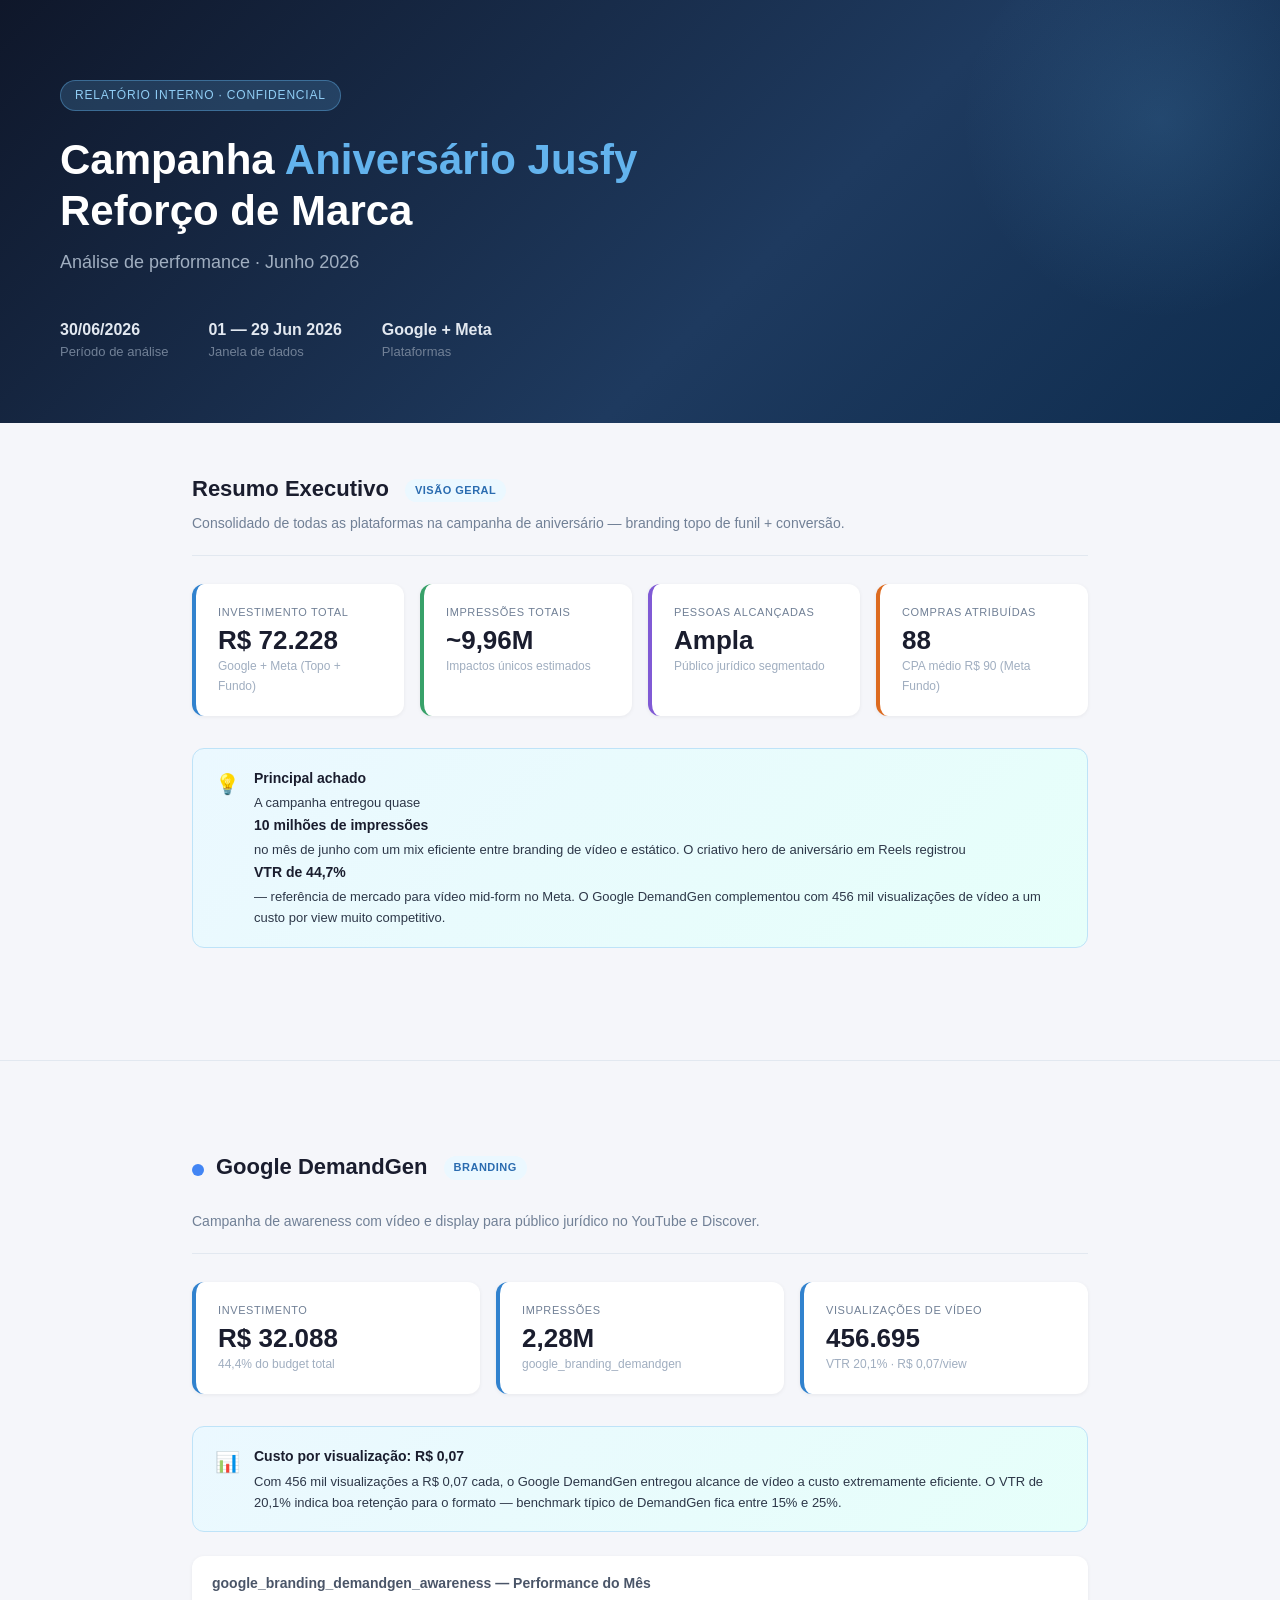
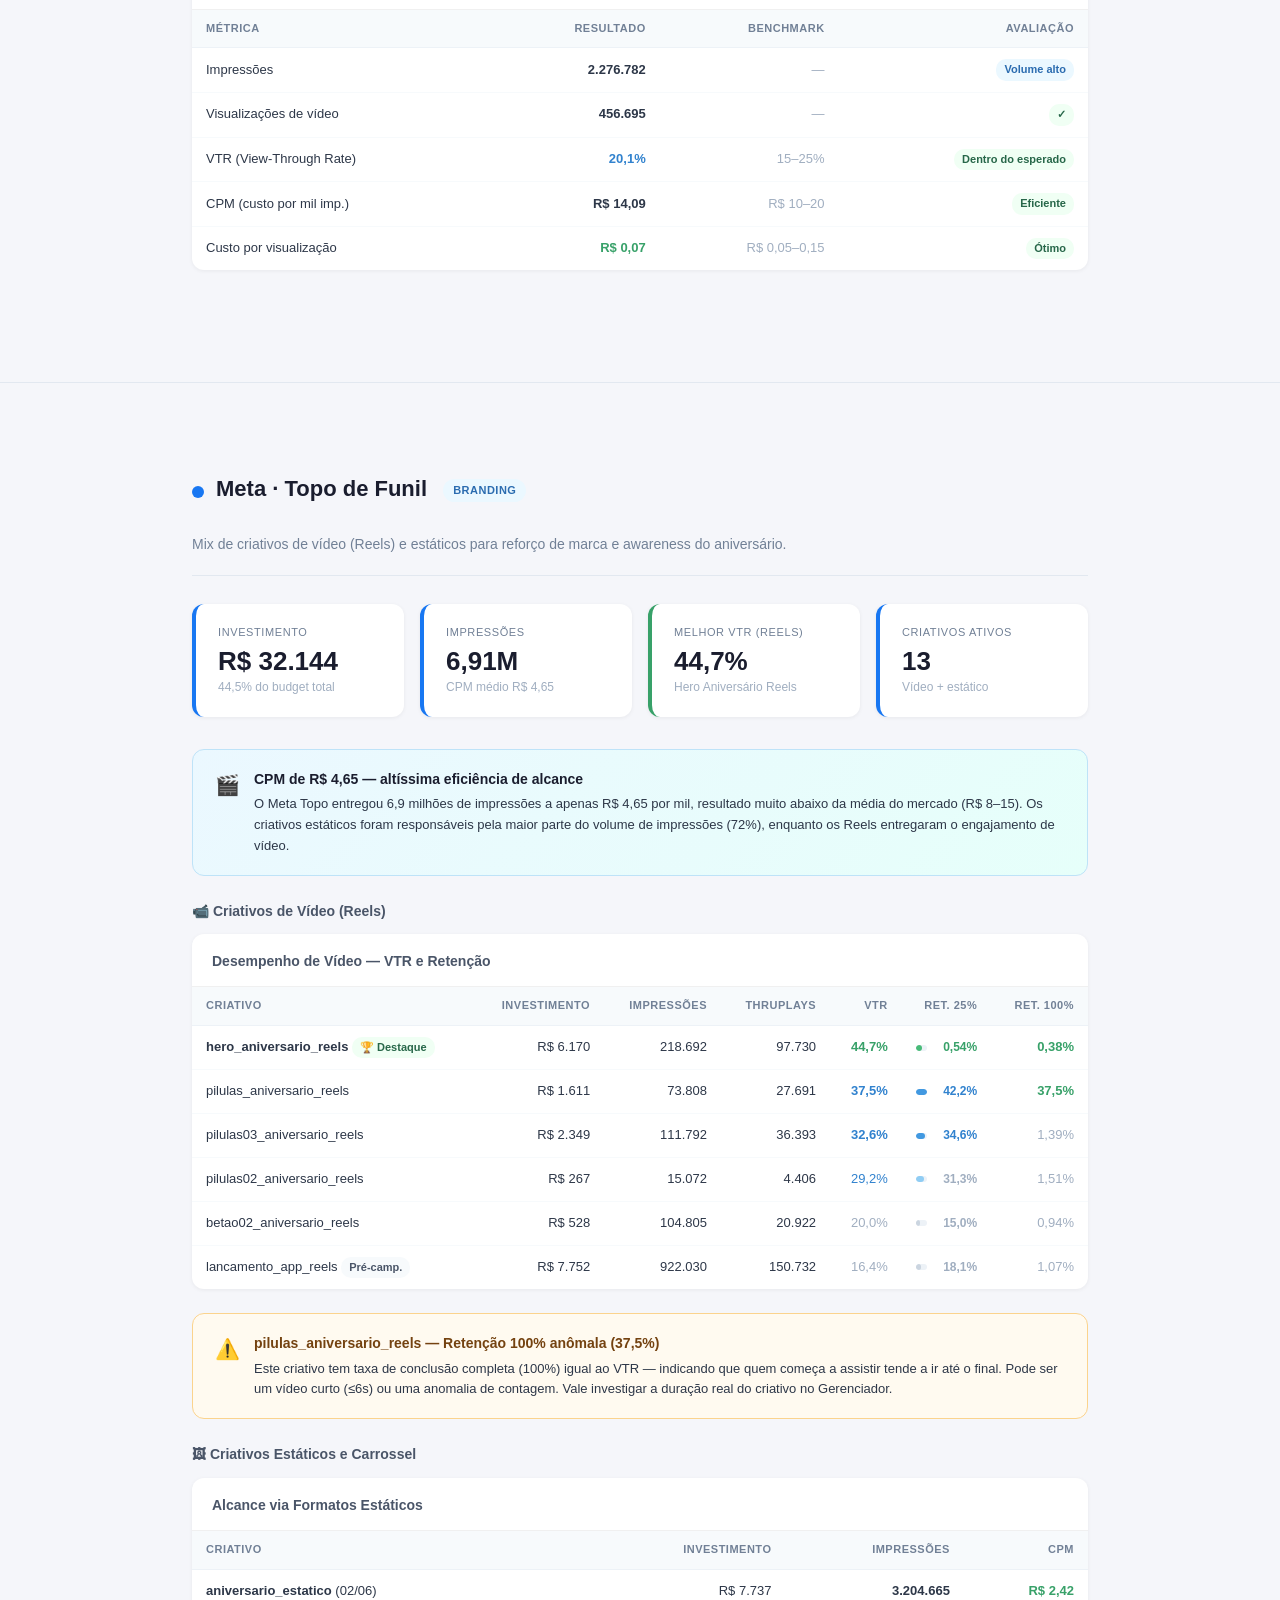
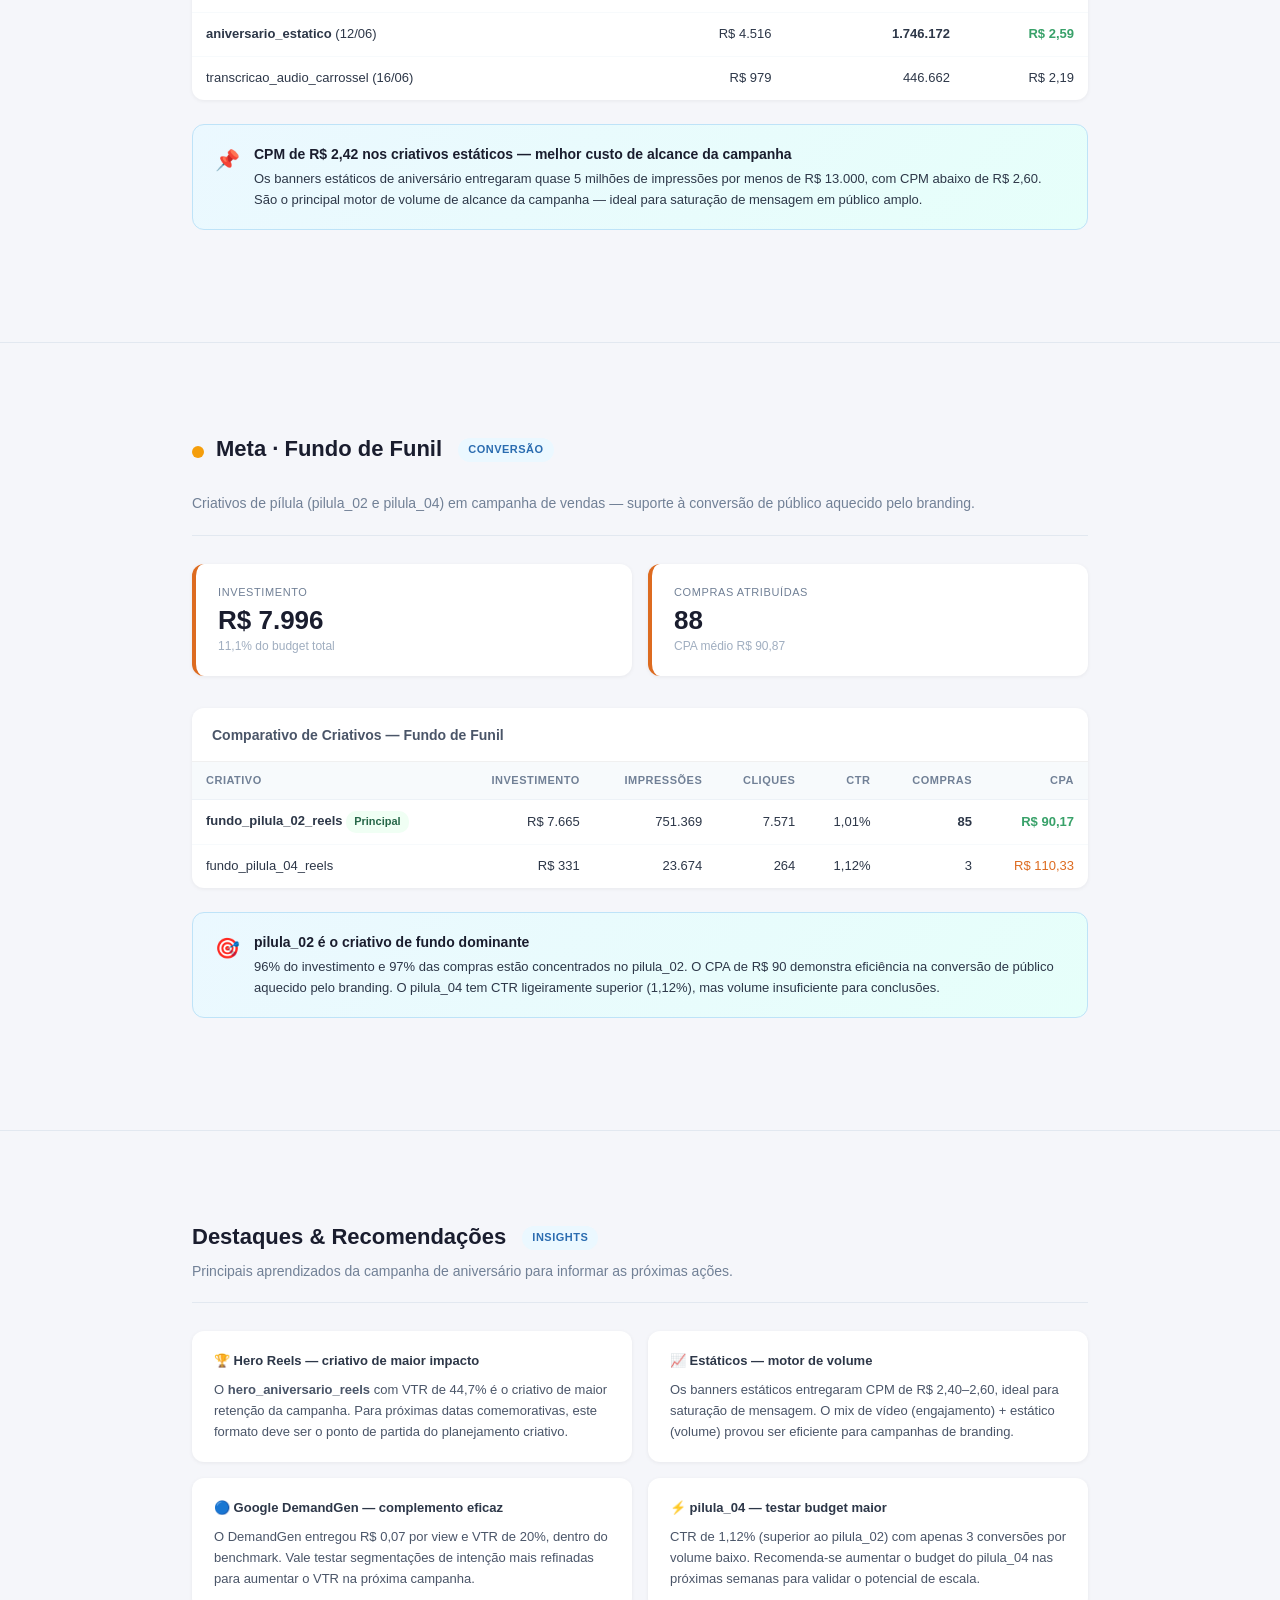
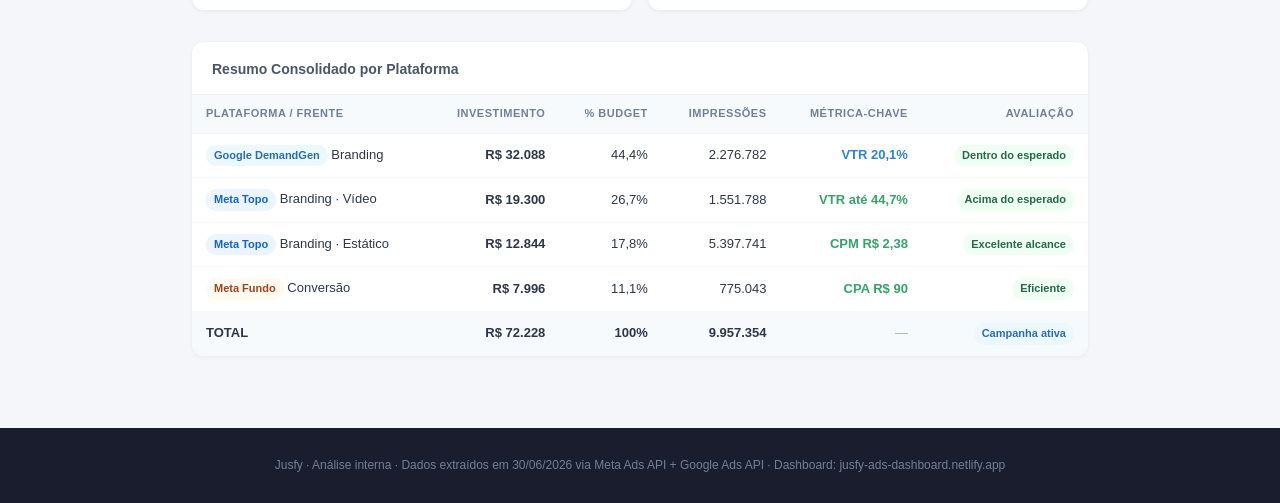
<file: analise-aniversario-junho-2026.html>
<!DOCTYPE html>
<html lang="pt-BR">
<head>
<meta charset="UTF-8">
<meta name="viewport" content="width=device-width, initial-scale=1.0">
<title>Análise — Campanha Aniversário Jusfy | Junho 2026</title>
<style>
  * { box-sizing: border-box; margin: 0; padding: 0; }
  body { font-family: 'Segoe UI', Arial, sans-serif; background: #f5f6fa; color: #1a1d2e; line-height: 1.6; }

  .cover {
    background: linear-gradient(135deg, #0f172a 0%, #1e3a5f 60%, #0f2d4f 100%);
    color: #fff; padding: 80px 60px 60px; position: relative; overflow: hidden;
  }
  .cover::before {
    content: ''; position: absolute; top: -80px; right: -80px;
    width: 400px; height: 400px; border-radius: 50%;
    background: radial-gradient(circle, rgba(99,179,237,.15) 0%, transparent 70%);
  }
  .cover-badge {
    display: inline-block; background: rgba(99,179,237,.2); border: 1px solid rgba(99,179,237,.4);
    color: #90cdf4; padding: 5px 14px; border-radius: 20px; font-size: 12px;
    letter-spacing: .8px; text-transform: uppercase; margin-bottom: 24px;
  }
  .cover h1 { font-size: 42px; font-weight: 700; line-height: 1.2; margin-bottom: 12px; }
  .cover h1 span { color: #63b3ed; }
  .cover-sub { font-size: 18px; color: #a0aec0; margin-bottom: 40px; }
  .cover-meta { display: flex; gap: 40px; font-size: 13px; color: #718096; }
  .cover-meta strong { color: #e2e8f0; display: block; font-size: 16px; }

  .section { max-width: 960px; margin: 0 auto; padding: 48px 32px; }
  .section + .section { padding-top: 0; }

  h2 { font-size: 22px; font-weight: 700; color: #1a1d2e; margin-bottom: 6px; }
  h2 .tag {
    display: inline-block; font-size: 11px; font-weight: 600; padding: 3px 10px;
    border-radius: 12px; vertical-align: middle; margin-left: 10px;
    background: #ebf8ff; color: #2b6cb0; letter-spacing: .5px; text-transform: uppercase;
  }
  .section-lead { font-size: 14px; color: #718096; margin-bottom: 28px; border-bottom: 1px solid #e2e8f0; padding-bottom: 20px; }

  /* KPI grid */
  .kpi-grid { display: grid; grid-template-columns: repeat(4, 1fr); gap: 16px; margin-bottom: 32px; }
  .kpi-grid.cols-3 { grid-template-columns: repeat(3, 1fr); }
  .kpi-grid.cols-2 { grid-template-columns: repeat(2, 1fr); }
  .kpi {
    background: #fff; border-radius: 12px; padding: 20px 22px;
    box-shadow: 0 1px 4px rgba(0,0,0,.06);
    border-left: 4px solid #e2e8f0;
  }
  .kpi.blue  { border-left-color: #3182ce; }
  .kpi.green { border-left-color: #38a169; }
  .kpi.purple{ border-left-color: #805ad5; }
  .kpi.orange{ border-left-color: #dd6b20; }
  .kpi.teal  { border-left-color: #319795; }
  .kpi-label { font-size: 11px; color: #718096; text-transform: uppercase; letter-spacing: .6px; margin-bottom: 6px; }
  .kpi-val   { font-size: 26px; font-weight: 700; color: #1a1d2e; line-height: 1; margin-bottom: 4px; }
  .kpi-desc  { font-size: 12px; color: #a0aec0; }

  /* Table */
  .card { background: #fff; border-radius: 12px; box-shadow: 0 1px 4px rgba(0,0,0,.06); margin-bottom: 24px; overflow: hidden; }
  .card-title { font-size: 14px; font-weight: 600; color: #4a5568; padding: 16px 20px 14px; border-bottom: 1px solid #f0f0f0; }
  table { width: 100%; border-collapse: collapse; font-size: 13px; }
  th { background: #f7fafc; color: #718096; font-weight: 600; font-size: 11px; text-transform: uppercase; letter-spacing: .5px; padding: 10px 14px; text-align: left; border-bottom: 1px solid #edf2f7; }
  th.r, td.r { text-align: right; }
  td { padding: 11px 14px; border-bottom: 1px solid #f7fafc; color: #2d3748; }
  tr:last-child td { border-bottom: none; }
  tr:hover td { background: #fafafa; }
  .badge {
    display: inline-block; font-size: 11px; font-weight: 600; padding: 2px 8px;
    border-radius: 10px; white-space: nowrap;
  }
  .badge-blue   { background: #ebf8ff; color: #2b6cb0; }
  .badge-green  { background: #f0fff4; color: #276749; }
  .badge-purple { background: #faf5ff; color: #553c9a; }
  .badge-orange { background: #fffaf0; color: #9c4221; }
  .badge-gray   { background: #f7fafc; color: #4a5568; }
  .badge-red    { background: #fff5f5; color: #9b2c2c; }

  .bar-wrap { display: flex; align-items: center; gap: 8px; }
  .bar-bg { flex: 1; height: 6px; background: #edf2f7; border-radius: 3px; overflow: hidden; }
  .bar-fill { height: 100%; border-radius: 3px; }
  .bar-lbl { font-size: 12px; font-weight: 600; min-width: 42px; text-align: right; }

  .c-blue   { color: #3182ce; }
  .c-green  { color: #38a169; }
  .c-orange { color: #dd6b20; }
  .c-red    { color: #e53e3e; }
  .c-purple { color: #805ad5; }
  .c-muted  { color: #a0aec0; }
  .bold { font-weight: 700; }

  /* Highlights box */
  .highlight-grid { display: grid; grid-template-columns: 1fr 1fr; gap: 16px; margin-bottom: 32px; }
  .highlight {
    background: #fff; border-radius: 12px; padding: 20px 22px;
    box-shadow: 0 1px 4px rgba(0,0,0,.06);
  }
  .highlight h3 { font-size: 13px; font-weight: 700; color: #2d3748; margin-bottom: 8px; display: flex; align-items: center; gap: 6px; }
  .highlight p  { font-size: 13px; color: #4a5568; line-height: 1.6; }

  /* Insight callout */
  .insight {
    background: linear-gradient(135deg, #ebf8ff, #e6fffa);
    border: 1px solid #bee3f8; border-radius: 12px; padding: 18px 22px;
    margin-bottom: 24px; display: flex; gap: 14px; align-items: flex-start;
  }
  .insight-icon { font-size: 20px; margin-top: 1px; }
  .insight-body { font-size: 13px; color: #2d3748; }
  .insight-body strong { color: #1a1d2e; display: block; margin-bottom: 4px; font-size: 14px; }

  .warn {
    background: #fffaf0; border: 1px solid #fbd38d; border-radius: 12px;
    padding: 18px 22px; margin-bottom: 24px; display: flex; gap: 14px;
  }
  .warn .insight-body strong { color: #744210; }

  /* Divider */
  .divider { border: none; border-top: 1px solid #e2e8f0; margin: 40px 0; }

  /* Plataform header */
  .plat-header {
    display: flex; align-items: center; gap: 12px; margin-bottom: 20px;
  }
  .plat-dot { width: 12px; height: 12px; border-radius: 50%; }

  /* Footer */
  footer {
    background: #1a1d2e; color: #718096; text-align: center;
    padding: 28px; font-size: 12px;
  }

  @media print {
    .cover { -webkit-print-color-adjust: exact; print-color-adjust: exact; }
    .kpi, .card, .highlight, .insight, .warn { break-inside: avoid; }
  }
</style>
</head>
<body>

<!-- COVER -->
<div class="cover">
  <div class="cover-badge">Relatório Interno · Confidencial</div>
  <h1>Campanha <span>Aniversário Jusfy</span><br>Reforço de Marca</h1>
  <div class="cover-sub">Análise de performance · Junho 2026</div>
  <div class="cover-meta">
    <div><strong>30/06/2026</strong>Período de análise</div>
    <div><strong>01 — 29 Jun 2026</strong>Janela de dados</div>
    <div><strong>Google + Meta</strong>Plataformas</div>
  </div>
</div>

<!-- RESUMO EXECUTIVO -->
<div class="section">
  <h2>Resumo Executivo <span class="tag">Visão Geral</span></h2>
  <div class="section-lead">Consolidado de todas as plataformas na campanha de aniversário — branding topo de funil + conversão.</div>

  <div class="kpi-grid">
    <div class="kpi blue">
      <div class="kpi-label">Investimento Total</div>
      <div class="kpi-val">R$ 72.228</div>
      <div class="kpi-desc">Google + Meta (Topo + Fundo)</div>
    </div>
    <div class="kpi green">
      <div class="kpi-label">Impressões Totais</div>
      <div class="kpi-val">~9,96M</div>
      <div class="kpi-desc">Impactos únicos estimados</div>
    </div>
    <div class="kpi purple">
      <div class="kpi-label">Pessoas Alcançadas</div>
      <div class="kpi-val">Ampla</div>
      <div class="kpi-desc">Público jurídico segmentado</div>
    </div>
    <div class="kpi orange">
      <div class="kpi-label">Compras Atribuídas</div>
      <div class="kpi-val">88</div>
      <div class="kpi-desc">CPA médio R$ 90 (Meta Fundo)</div>
    </div>
  </div>

  <div class="insight">
    <div class="insight-icon">💡</div>
    <div class="insight-body">
      <strong>Principal achado</strong>
      A campanha entregou quase <strong>10 milhões de impressões</strong> no mês de junho com um mix eficiente entre branding de vídeo e estático. O criativo hero de aniversário em Reels registrou <strong>VTR de 44,7%</strong> — referência de mercado para vídeo mid-form no Meta. O Google DemandGen complementou com 456 mil visualizações de vídeo a um custo por view muito competitivo.
    </div>
  </div>
</div>

<hr class="divider">

<!-- GOOGLE DEMANDGEN -->
<div class="section">
  <div class="plat-header">
    <div class="plat-dot" style="background:#4285f4"></div>
    <h2>Google DemandGen <span class="tag">Branding</span></h2>
  </div>
  <div class="section-lead">Campanha de awareness com vídeo e display para público jurídico no YouTube e Discover.</div>

  <div class="kpi-grid cols-3">
    <div class="kpi blue">
      <div class="kpi-label">Investimento</div>
      <div class="kpi-val">R$ 32.088</div>
      <div class="kpi-desc">44,4% do budget total</div>
    </div>
    <div class="kpi blue">
      <div class="kpi-label">Impressões</div>
      <div class="kpi-val">2,28M</div>
      <div class="kpi-desc">google_branding_demandgen</div>
    </div>
    <div class="kpi blue">
      <div class="kpi-label">Visualizações de Vídeo</div>
      <div class="kpi-val">456.695</div>
      <div class="kpi-desc">VTR 20,1% · R$ 0,07/view</div>
    </div>
  </div>

  <div class="insight">
    <div class="insight-icon">📊</div>
    <div class="insight-body">
      <strong>Custo por visualização: R$ 0,07</strong>
      Com 456 mil visualizações a R$ 0,07 cada, o Google DemandGen entregou alcance de vídeo a custo extremamente eficiente. O VTR de 20,1% indica boa retenção para o formato — benchmark típico de DemandGen fica entre 15% e 25%.
    </div>
  </div>

  <div class="card">
    <div class="card-title">google_branding_demandgen_awareness — Performance do Mês</div>
    <table>
      <thead>
        <tr>
          <th>Métrica</th><th class="r">Resultado</th><th class="r">Benchmark</th><th class="r">Avaliação</th>
        </tr>
      </thead>
      <tbody>
        <tr>
          <td>Impressões</td>
          <td class="r bold">2.276.782</td>
          <td class="r c-muted">—</td>
          <td class="r"><span class="badge badge-blue">Volume alto</span></td>
        </tr>
        <tr>
          <td>Visualizações de vídeo</td>
          <td class="r bold">456.695</td>
          <td class="r c-muted">—</td>
          <td class="r"><span class="badge badge-green">✓</span></td>
        </tr>
        <tr>
          <td>VTR (View-Through Rate)</td>
          <td class="r bold c-blue">20,1%</td>
          <td class="r c-muted">15–25%</td>
          <td class="r"><span class="badge badge-green">Dentro do esperado</span></td>
        </tr>
        <tr>
          <td>CPM (custo por mil imp.)</td>
          <td class="r bold">R$ 14,09</td>
          <td class="r c-muted">R$ 10–20</td>
          <td class="r"><span class="badge badge-green">Eficiente</span></td>
        </tr>
        <tr>
          <td>Custo por visualização</td>
          <td class="r bold c-green">R$ 0,07</td>
          <td class="r c-muted">R$ 0,05–0,15</td>
          <td class="r"><span class="badge badge-green">Ótimo</span></td>
        </tr>
      </tbody>
    </table>
  </div>
</div>

<hr class="divider">

<!-- META TOPO -->
<div class="section">
  <div class="plat-header">
    <div class="plat-dot" style="background:#1877f2"></div>
    <h2>Meta · Topo de Funil <span class="tag">Branding</span></h2>
  </div>
  <div class="section-lead">Mix de criativos de vídeo (Reels) e estáticos para reforço de marca e awareness do aniversário.</div>

  <div class="kpi-grid">
    <div class="kpi" style="border-left-color:#1877f2">
      <div class="kpi-label">Investimento</div>
      <div class="kpi-val">R$ 32.144</div>
      <div class="kpi-desc">44,5% do budget total</div>
    </div>
    <div class="kpi" style="border-left-color:#1877f2">
      <div class="kpi-label">Impressões</div>
      <div class="kpi-val">6,91M</div>
      <div class="kpi-desc">CPM médio R$ 4,65</div>
    </div>
    <div class="kpi green">
      <div class="kpi-label">Melhor VTR (Reels)</div>
      <div class="kpi-val">44,7%</div>
      <div class="kpi-desc">Hero Aniversário Reels</div>
    </div>
    <div class="kpi" style="border-left-color:#1877f2">
      <div class="kpi-label">Criativos Ativos</div>
      <div class="kpi-val">13</div>
      <div class="kpi-desc">Vídeo + estático</div>
    </div>
  </div>

  <div class="insight">
    <div class="insight-icon">🎬</div>
    <div class="insight-body">
      <strong>CPM de R$ 4,65 — altíssima eficiência de alcance</strong>
      O Meta Topo entregou 6,9 milhões de impressões a apenas R$ 4,65 por mil, resultado muito abaixo da média do mercado (R$ 8–15). Os criativos estáticos foram responsáveis pela maior parte do volume de impressões (72%), enquanto os Reels entregaram o engajamento de vídeo.
    </div>
  </div>

  <h3 style="font-size:14px;color:#4a5568;margin-bottom:12px;margin-top:8px">📹 Criativos de Vídeo (Reels)</h3>
  <div class="card">
    <div class="card-title">Desempenho de Vídeo — VTR e Retenção</div>
    <table>
      <thead>
        <tr>
          <th>Criativo</th>
          <th class="r">Investimento</th>
          <th class="r">Impressões</th>
          <th class="r">Thruplays</th>
          <th class="r">VTR</th>
          <th class="r">Ret. 25%</th>
          <th class="r">Ret. 100%</th>
        </tr>
      </thead>
      <tbody>
        <tr>
          <td><strong>hero_aniversario_reels</strong> <span class="badge badge-green">🏆 Destaque</span></td>
          <td class="r">R$ 6.170</td>
          <td class="r">218.692</td>
          <td class="r">97.730</td>
          <td class="r bold c-green">44,7%</td>
          <td class="r">
            <div class="bar-wrap">
              <div class="bar-bg"><div class="bar-fill" style="width:54%;background:#48bb78"></div></div>
              <span class="bar-lbl c-green">0,54%</span>
            </div>
          </td>
          <td class="r c-green bold">0,38%</td>
        </tr>
        <tr>
          <td>pilulas_aniversario_reels</td>
          <td class="r">R$ 1.611</td>
          <td class="r">73.808</td>
          <td class="r">27.691</td>
          <td class="r bold c-blue">37,5%</td>
          <td class="r">
            <div class="bar-wrap">
              <div class="bar-bg"><div class="bar-fill" style="width:100%;background:#4299e1"></div></div>
              <span class="bar-lbl c-blue">42,2%</span>
            </div>
          </td>
          <td class="r c-green bold">37,5%</td>
        </tr>
        <tr>
          <td>pilulas03_aniversario_reels</td>
          <td class="r">R$ 2.349</td>
          <td class="r">111.792</td>
          <td class="r">36.393</td>
          <td class="r bold c-blue">32,6%</td>
          <td class="r">
            <div class="bar-wrap">
              <div class="bar-bg"><div class="bar-fill" style="width:82%;background:#4299e1"></div></div>
              <span class="bar-lbl c-blue">34,6%</span>
            </div>
          </td>
          <td class="r c-muted">1,39%</td>
        </tr>
        <tr>
          <td>pilulas02_aniversario_reels</td>
          <td class="r">R$ 267</td>
          <td class="r">15.072</td>
          <td class="r">4.406</td>
          <td class="r c-blue">29,2%</td>
          <td class="r">
            <div class="bar-wrap">
              <div class="bar-bg"><div class="bar-fill" style="width:74%;background:#90cdf4"></div></div>
              <span class="bar-lbl c-muted">31,3%</span>
            </div>
          </td>
          <td class="r c-muted">1,51%</td>
        </tr>
        <tr>
          <td>betao02_aniversario_reels</td>
          <td class="r">R$ 528</td>
          <td class="r">104.805</td>
          <td class="r">20.922</td>
          <td class="r c-muted">20,0%</td>
          <td class="r">
            <div class="bar-wrap">
              <div class="bar-bg"><div class="bar-fill" style="width:37%;background:#cbd5e0"></div></div>
              <span class="bar-lbl c-muted">15,0%</span>
            </div>
          </td>
          <td class="r c-muted">0,94%</td>
        </tr>
        <tr>
          <td>lancamento_app_reels <span class="badge badge-gray">Pré-camp.</span></td>
          <td class="r">R$ 7.752</td>
          <td class="r">922.030</td>
          <td class="r">150.732</td>
          <td class="r c-muted">16,4%</td>
          <td class="r">
            <div class="bar-wrap">
              <div class="bar-bg"><div class="bar-fill" style="width:45%;background:#cbd5e0"></div></div>
              <span class="bar-lbl c-muted">18,1%</span>
            </div>
          </td>
          <td class="r c-muted">1,07%</td>
        </tr>
      </tbody>
    </table>
  </div>

  <div class="warn">
    <div class="insight-icon">⚠️</div>
    <div class="insight-body">
      <strong>pilulas_aniversario_reels — Retenção 100% anômala (37,5%)</strong>
      Este criativo tem taxa de conclusão completa (100%) igual ao VTR — indicando que quem começa a assistir tende a ir até o final. Pode ser um vídeo curto (≤6s) ou uma anomalia de contagem. Vale investigar a duração real do criativo no Gerenciador.
    </div>
  </div>

  <h3 style="font-size:14px;color:#4a5568;margin-bottom:12px;margin-top:8px">🖼 Criativos Estáticos e Carrossel</h3>
  <div class="card">
    <div class="card-title">Alcance via Formatos Estáticos</div>
    <table>
      <thead>
        <tr>
          <th>Criativo</th>
          <th class="r">Investimento</th>
          <th class="r">Impressões</th>
          <th class="r">CPM</th>
        </tr>
      </thead>
      <tbody>
        <tr>
          <td><strong>aniversario_estatico</strong> (02/06)</td>
          <td class="r">R$ 7.737</td>
          <td class="r bold">3.204.665</td>
          <td class="r c-green bold">R$ 2,42</td>
        </tr>
        <tr>
          <td><strong>aniversario_estatico</strong> (12/06)</td>
          <td class="r">R$ 4.516</td>
          <td class="r bold">1.746.172</td>
          <td class="r c-green bold">R$ 2,59</td>
        </tr>
        <tr>
          <td>transcricao_audio_carrossel (16/06)</td>
          <td class="r">R$ 979</td>
          <td class="r">446.662</td>
          <td class="r">R$ 2,19</td>
        </tr>
      </tbody>
    </table>
  </div>

  <div class="insight">
    <div class="insight-icon">📌</div>
    <div class="insight-body">
      <strong>CPM de R$ 2,42 nos criativos estáticos — melhor custo de alcance da campanha</strong>
      Os banners estáticos de aniversário entregaram quase 5 milhões de impressões por menos de R$ 13.000, com CPM abaixo de R$ 2,60. São o principal motor de volume de alcance da campanha — ideal para saturação de mensagem em público amplo.
    </div>
  </div>
</div>

<hr class="divider">

<!-- META FUNDO -->
<div class="section">
  <div class="plat-header">
    <div class="plat-dot" style="background:#f59e0b"></div>
    <h2>Meta · Fundo de Funil <span class="tag">Conversão</span></h2>
  </div>
  <div class="section-lead">Criativos de pílula (pilula_02 e pilula_04) em campanha de vendas — suporte à conversão de público aquecido pelo branding.</div>

  <div class="kpi-grid cols-2">
    <div class="kpi orange">
      <div class="kpi-label">Investimento</div>
      <div class="kpi-val">R$ 7.996</div>
      <div class="kpi-desc">11,1% do budget total</div>
    </div>
    <div class="kpi orange">
      <div class="kpi-label">Compras Atribuídas</div>
      <div class="kpi-val">88</div>
      <div class="kpi-desc">CPA médio R$ 90,87</div>
    </div>
  </div>

  <div class="card">
    <div class="card-title">Comparativo de Criativos — Fundo de Funil</div>
    <table>
      <thead>
        <tr>
          <th>Criativo</th>
          <th class="r">Investimento</th>
          <th class="r">Impressões</th>
          <th class="r">Cliques</th>
          <th class="r">CTR</th>
          <th class="r">Compras</th>
          <th class="r">CPA</th>
        </tr>
      </thead>
      <tbody>
        <tr>
          <td><strong>fundo_pilula_02_reels</strong> <span class="badge badge-green">Principal</span></td>
          <td class="r">R$ 7.665</td>
          <td class="r">751.369</td>
          <td class="r">7.571</td>
          <td class="r">1,01%</td>
          <td class="r bold">85</td>
          <td class="r bold c-green">R$ 90,17</td>
        </tr>
        <tr>
          <td>fundo_pilula_04_reels</td>
          <td class="r">R$ 331</td>
          <td class="r">23.674</td>
          <td class="r">264</td>
          <td class="r">1,12%</td>
          <td class="r">3</td>
          <td class="r c-orange">R$ 110,33</td>
        </tr>
      </tbody>
    </table>
  </div>

  <div class="insight">
    <div class="insight-icon">🎯</div>
    <div class="insight-body">
      <strong>pilula_02 é o criativo de fundo dominante</strong>
      96% do investimento e 97% das compras estão concentrados no pilula_02. O CPA de R$ 90 demonstra eficiência na conversão de público aquecido pelo branding. O pilula_04 tem CTR ligeiramente superior (1,12%), mas volume insuficiente para conclusões.
    </div>
  </div>
</div>

<hr class="divider">

<!-- DESTAQUES E RECOMENDAÇÕES -->
<div class="section">
  <h2>Destaques & Recomendações <span class="tag">Insights</span></h2>
  <div class="section-lead">Principais aprendizados da campanha de aniversário para informar as próximas ações.</div>

  <div class="highlight-grid">
    <div class="highlight">
      <h3>🏆 Hero Reels — criativo de maior impacto</h3>
      <p>O <strong>hero_aniversario_reels</strong> com VTR de 44,7% é o criativo de maior retenção da campanha. Para próximas datas comemorativas, este formato deve ser o ponto de partida do planejamento criativo.</p>
    </div>
    <div class="highlight">
      <h3>📈 Estáticos — motor de volume</h3>
      <p>Os banners estáticos entregaram CPM de R$ 2,40–2,60, ideal para saturação de mensagem. O mix de vídeo (engajamento) + estático (volume) provou ser eficiente para campanhas de branding.</p>
    </div>
    <div class="highlight">
      <h3>🔵 Google DemandGen — complemento eficaz</h3>
      <p>O DemandGen entregou R$ 0,07 por view e VTR de 20%, dentro do benchmark. Vale testar segmentações de intenção mais refinadas para aumentar o VTR na próxima campanha.</p>
    </div>
    <div class="highlight">
      <h3>⚡ pilula_04 — testar budget maior</h3>
      <p>CTR de 1,12% (superior ao pilula_02) com apenas 3 conversões por volume baixo. Recomenda-se aumentar o budget do pilula_04 nas próximas semanas para validar o potencial de escala.</p>
    </div>
  </div>

  <div class="card">
    <div class="card-title">Resumo Consolidado por Plataforma</div>
    <table>
      <thead>
        <tr>
          <th>Plataforma / Frente</th>
          <th class="r">Investimento</th>
          <th class="r">% Budget</th>
          <th class="r">Impressões</th>
          <th class="r">Métrica-chave</th>
          <th class="r">Avaliação</th>
        </tr>
      </thead>
      <tbody>
        <tr>
          <td><span class="badge badge-blue">Google DemandGen</span> Branding</td>
          <td class="r bold">R$ 32.088</td>
          <td class="r">44,4%</td>
          <td class="r">2.276.782</td>
          <td class="r c-blue bold">VTR 20,1%</td>
          <td class="r"><span class="badge badge-green">Dentro do esperado</span></td>
        </tr>
        <tr>
          <td><span class="badge" style="background:#ebf4ff;color:#1565c0">Meta Topo</span> Branding · Vídeo</td>
          <td class="r bold">R$ 19.300</td>
          <td class="r">26,7%</td>
          <td class="r">1.551.788</td>
          <td class="r c-green bold">VTR até 44,7%</td>
          <td class="r"><span class="badge badge-green">Acima do esperado</span></td>
        </tr>
        <tr>
          <td><span class="badge" style="background:#ebf4ff;color:#1565c0">Meta Topo</span> Branding · Estático</td>
          <td class="r bold">R$ 12.844</td>
          <td class="r">17,8%</td>
          <td class="r">5.397.741</td>
          <td class="r c-green bold">CPM R$ 2,38</td>
          <td class="r"><span class="badge badge-green">Excelente alcance</span></td>
        </tr>
        <tr>
          <td><span class="badge badge-orange">Meta Fundo</span> Conversão</td>
          <td class="r bold">R$ 7.996</td>
          <td class="r">11,1%</td>
          <td class="r">775.043</td>
          <td class="r c-green bold">CPA R$ 90</td>
          <td class="r"><span class="badge badge-green">Eficiente</span></td>
        </tr>
        <tr style="background:#f7fafc">
          <td class="bold">TOTAL</td>
          <td class="r bold">R$ 72.228</td>
          <td class="r bold">100%</td>
          <td class="r bold">9.957.354</td>
          <td class="r c-muted">—</td>
          <td class="r"><span class="badge badge-blue">Campanha ativa</span></td>
        </tr>
      </tbody>
    </table>
  </div>
</div>

<footer>
  Jusfy · Análise interna · Dados extraídos em 30/06/2026 via Meta Ads API + Google Ads API · Dashboard: jusfy-ads-dashboard.netlify.app
</footer>

</body>
</html>
</file>
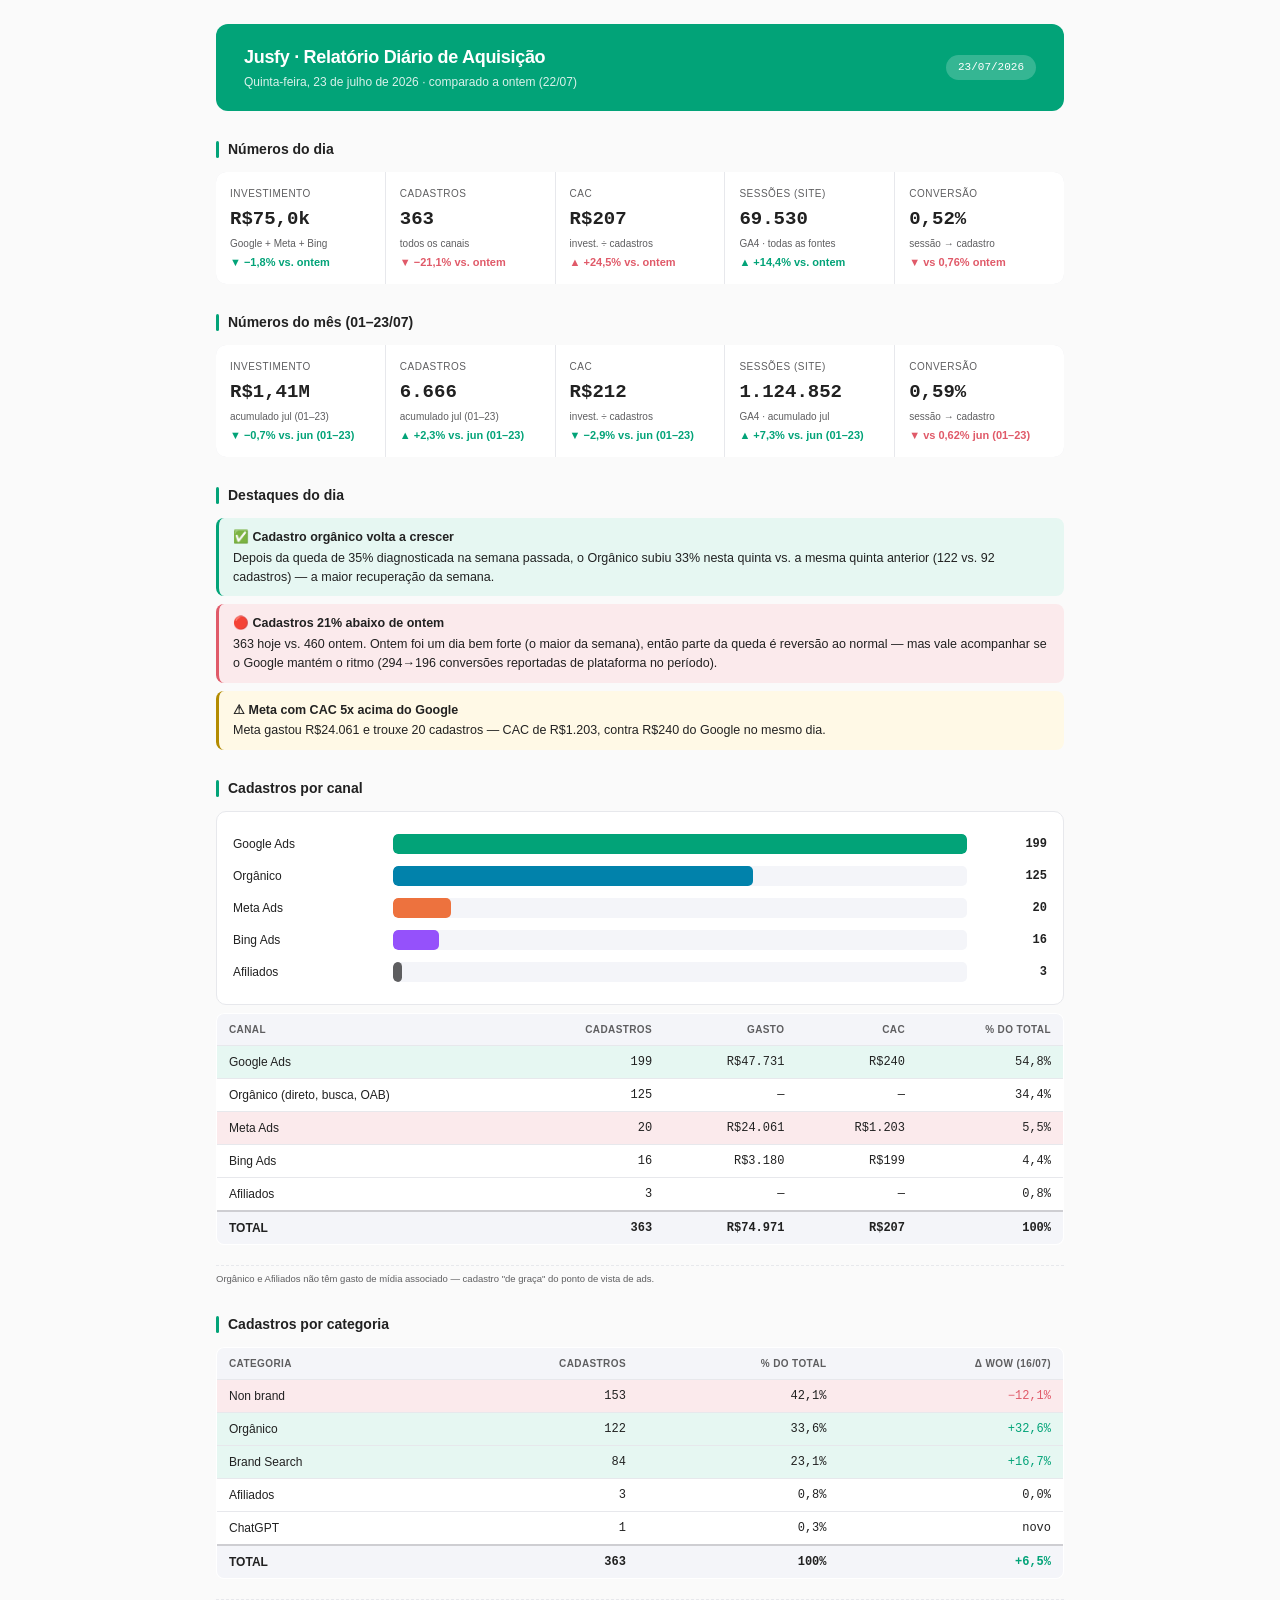
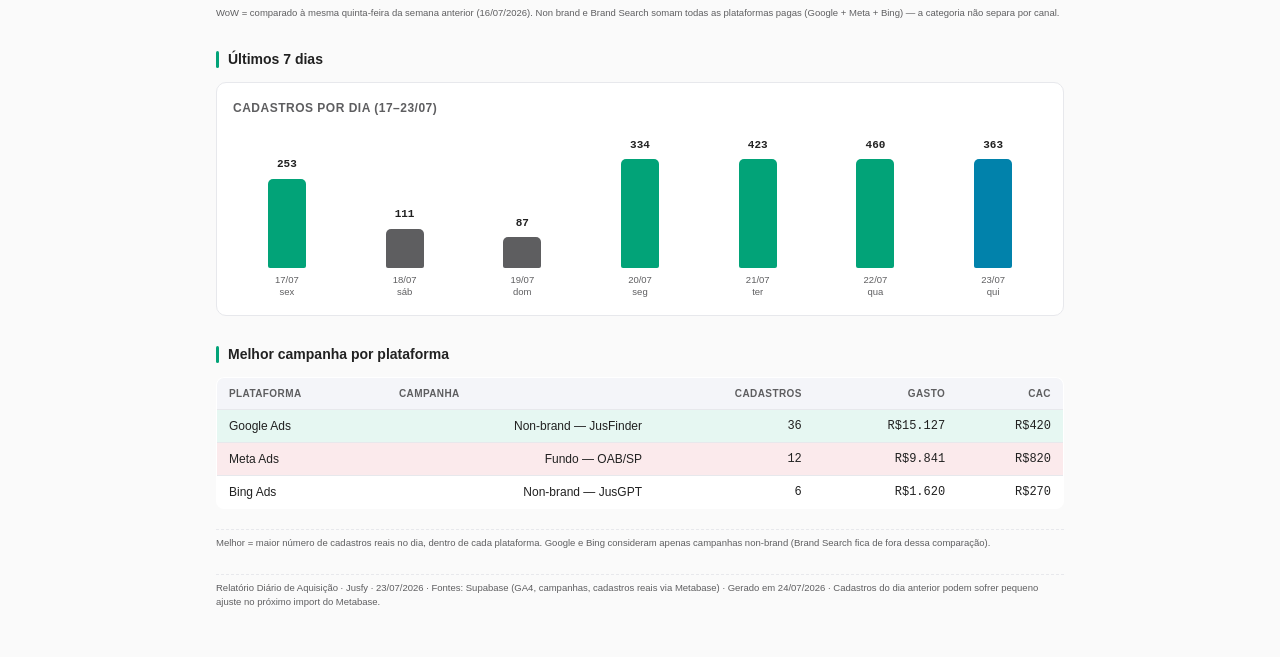
<file: relatorio-diario.html>
<!DOCTYPE html>
<html lang="pt-BR">
<head>
<meta charset="UTF-8">
<meta name="viewport" content="width=device-width, initial-scale=1.0">
<title>Relatório Diário de Aquisição — Jusfy | 23/07/2026</title>
<style>
:root{
  --bg:#FAFAFA;--white:#FFFFFF;--text:#212121;
  --green:#02A378;--gl:#e6f7f2;
  --amber:#B38B00;--al:#fff9e6;
  --red:#e05a69;--rl:#fbeaec;
  --blue:#0182ab;--bl:#e6f3f7;
  --meta:#ed723e;--bing:#9551FB;
  --gray:#5E5E60;--border:#E7E8EC;--borderl:#CECED2;
  --track:#F4F5F9;
}
*{box-sizing:border-box;margin:0;padding:0}
body{background:var(--bg);color:var(--text);font-family:-apple-system,"Segoe UI",Roboto,Helvetica,Arial,sans-serif;font-size:13px;line-height:1.5}
.mono{font-family:"SFMono-Regular",Consolas,"Liberation Mono",Menlo,monospace;font-variant-numeric:tabular-nums}
.container{max-width:880px;margin:0 auto;padding:24px 16px 48px}
.header{background:var(--green);color:#fff;padding:20px 28px;border-radius:12px;margin-bottom:22px;display:flex;justify-content:space-between;align-items:center;flex-wrap:wrap;gap:8px}
.header .title{font-size:18px;font-weight:700;letter-spacing:-.3px}
.header .sub{font-size:12px;opacity:.85;margin-top:2px}
.badge{background:rgba(255,255,255,.2);border-radius:20px;padding:4px 12px;font-size:11px}
.sl{font-size:14px;font-weight:700;color:var(--text);margin:28px 0 12px;padding-left:12px;position:relative}
.sl::before{content:'';position:absolute;left:0;top:2px;bottom:2px;width:3px;background:var(--green);border-radius:2px}
.kpi-grid{display:grid;grid-template-columns:repeat(5,1fr);gap:1px;background:var(--border);border-radius:10px;overflow:hidden;margin-bottom:8px}
.kpi{background:var(--white);padding:14px 14px}
.kpi .label{font-size:10px;color:var(--gray);text-transform:uppercase;letter-spacing:.5px;margin-bottom:4px}
.kpi .val{font-size:19px;font-weight:700}
.kpi .sub{font-size:10px;color:var(--gray);margin-top:2px}
.kpi .chg{font-size:11px;font-weight:600;margin-top:3px}
.tu{color:var(--green)}.td{color:var(--red)}.ta{color:var(--amber)}
.tw{overflow-x:auto;margin-bottom:8px;border-radius:8px}
table{width:100%;border-collapse:collapse;background:var(--white);border-radius:8px;overflow:hidden;border:1px solid var(--border);min-width:520px}
th{background:var(--track);font-size:10px;font-weight:600;color:var(--gray);text-transform:uppercase;padding:8px 12px;text-align:right;letter-spacing:.4px}
th:first-child{text-align:left}
td{padding:7px 12px;text-align:right;border-top:1px solid var(--border);font-size:12px}
td:first-child{text-align:left;font-weight:500}
tr.rup td{background:var(--gl)}
tr.rdn td{background:var(--rl)}
tr.tot td{background:var(--track);font-weight:700;border-top:2px solid var(--borderl)}
.insight{padding:10px 14px;border-radius:8px;margin-bottom:8px;border-left:3px solid;font-size:12.5px}
.insight.green{background:var(--gl);border-color:var(--green)}
.insight.amber{background:var(--al);border-color:var(--amber)}
.insight.red{background:var(--rl);border-color:var(--red)}
.insight strong{font-weight:600;display:block;margin-bottom:2px}
.cb{background:var(--white);border:1px solid var(--border);border-radius:10px;padding:16px;margin-bottom:8px}
.cb h4{font-size:12px;font-weight:600;color:var(--gray);margin-bottom:12px;text-transform:uppercase;letter-spacing:.5px}
.fn{font-size:9.5px;color:var(--gray);border-top:1px dashed var(--border);padding-top:6px;margin-top:20px}
@media(max-width:640px){ .kpi-grid{grid-template-columns:1fr 1fr} }

.hbar-row{display:grid;grid-template-columns:150px 1fr 70px;align-items:center;gap:10px;padding:6px 0}
.hbar-track{height:20px;background:var(--track);border-radius:5px;overflow:hidden}
.hbar-fill{height:100%;border-radius:5px}
.hbar-row .lbl{font-size:12px;font-weight:500}
.hbar-row .num{font-size:12px;font-weight:700;text-align:right}

.vbars{display:flex;align-items:flex-end;gap:10px;height:170px;padding-top:8px}
.vbar-col{flex:1;display:flex;flex-direction:column;align-items:center;height:100%;justify-content:flex-end;gap:6px}
.vbar-val{font-size:11px;font-weight:700}
.vbar{width:100%;max-width:38px;border-radius:5px 5px 2px 2px}
.vbar-lbl{font-size:9.5px;color:var(--gray);text-align:center;line-height:1.3}
</style>
</head>
<body>
<div class="container">

<div class="header">
  <div>
    <div class="title">Jusfy · Relatório Diário de Aquisição</div>
    <div class="sub">Quinta-feira, 23 de julho de 2026 · comparado a ontem (22/07)</div>
  </div>
  <div class="badge mono">23/07/2026</div>
</div>

<div class="sl">Números do dia</div>
<div class="kpi-grid">
  <div class="kpi">
    <div class="label">Investimento</div>
    <div class="val mono">R$75,0k</div>
    <div class="sub">Google + Meta + Bing</div>
    <div class="chg tu">▼ −1,8% vs. ontem</div>
  </div>
  <div class="kpi">
    <div class="label">Cadastros</div>
    <div class="val mono">363</div>
    <div class="sub">todos os canais</div>
    <div class="chg td">▼ −21,1% vs. ontem</div>
  </div>
  <div class="kpi">
    <div class="label">CAC</div>
    <div class="val mono">R$207</div>
    <div class="sub">invest. ÷ cadastros</div>
    <div class="chg td">▲ +24,5% vs. ontem</div>
  </div>
  <div class="kpi">
    <div class="label">Sessões (site)</div>
    <div class="val mono">69.530</div>
    <div class="sub">GA4 · todas as fontes</div>
    <div class="chg tu">▲ +14,4% vs. ontem</div>
  </div>
  <div class="kpi">
    <div class="label">Conversão</div>
    <div class="val mono">0,52%</div>
    <div class="sub">sessão → cadastro</div>
    <div class="chg td">▼ vs 0,76% ontem</div>
  </div>
</div>

<div class="sl">Números do mês (01–23/07)</div>
<div class="kpi-grid">
  <div class="kpi">
    <div class="label">Investimento</div>
    <div class="val mono">R$1,41M</div>
    <div class="sub">acumulado jul (01–23)</div>
    <div class="chg tu">▼ −0,7% vs. jun (01–23)</div>
  </div>
  <div class="kpi">
    <div class="label">Cadastros</div>
    <div class="val mono">6.666</div>
    <div class="sub">acumulado jul (01–23)</div>
    <div class="chg tu">▲ +2,3% vs. jun (01–23)</div>
  </div>
  <div class="kpi">
    <div class="label">CAC</div>
    <div class="val mono">R$212</div>
    <div class="sub">invest. ÷ cadastros</div>
    <div class="chg tu">▼ −2,9% vs. jun (01–23)</div>
  </div>
  <div class="kpi">
    <div class="label">Sessões (site)</div>
    <div class="val mono">1.124.852</div>
    <div class="sub">GA4 · acumulado jul</div>
    <div class="chg tu">▲ +7,3% vs. jun (01–23)</div>
  </div>
  <div class="kpi">
    <div class="label">Conversão</div>
    <div class="val mono">0,59%</div>
    <div class="sub">sessão → cadastro</div>
    <div class="chg td">▼ vs 0,62% jun (01–23)</div>
  </div>
</div>

<div class="sl">Destaques do dia</div>
<div class="insight green"><strong>✅ Cadastro orgânico volta a crescer</strong>Depois da queda de 35% diagnosticada na semana passada, o Orgânico subiu 33% nesta quinta vs. a mesma quinta anterior (122 vs. 92 cadastros) — a maior recuperação da semana.</div>
<div class="insight red"><strong>🔴 Cadastros 21% abaixo de ontem</strong>363 hoje vs. 460 ontem. Ontem foi um dia bem forte (o maior da semana), então parte da queda é reversão ao normal — mas vale acompanhar se o Google mantém o ritmo (294→196 conversões reportadas de plataforma no período).</div>
<div class="insight amber"><strong>⚠ Meta com CAC 5x acima do Google</strong>Meta gastou R$24.061 e trouxe 20 cadastros — CAC de R$1.203, contra R$240 do Google no mesmo dia.</div>

<div class="sl">Cadastros por canal</div>
<div class="cb">
  <div class="hbar-row">
    <span class="lbl">Google Ads</span>
    <div class="hbar-track"><div class="hbar-fill" style="width:100%;background:var(--green)"></div></div>
    <span class="num mono">199</span>
  </div>
  <div class="hbar-row">
    <span class="lbl">Orgânico</span>
    <div class="hbar-track"><div class="hbar-fill" style="width:62.8%;background:var(--blue)"></div></div>
    <span class="num mono">125</span>
  </div>
  <div class="hbar-row">
    <span class="lbl">Meta Ads</span>
    <div class="hbar-track"><div class="hbar-fill" style="width:10.1%;background:var(--meta)"></div></div>
    <span class="num mono">20</span>
  </div>
  <div class="hbar-row">
    <span class="lbl">Bing Ads</span>
    <div class="hbar-track"><div class="hbar-fill" style="width:8%;background:var(--bing)"></div></div>
    <span class="num mono">16</span>
  </div>
  <div class="hbar-row">
    <span class="lbl">Afiliados</span>
    <div class="hbar-track"><div class="hbar-fill" style="width:1.5%;background:var(--gray)"></div></div>
    <span class="num mono">3</span>
  </div>
</div>
<div class="tw">
<table>
<thead><tr>
  <th style="text-align:left">Canal</th><th>Cadastros</th><th>Gasto</th><th>CAC</th><th>% do total</th>
</tr></thead>
<tbody>
<tr class="rup"><td>Google Ads</td><td class="mono">199</td><td class="mono">R$47.731</td><td class="mono">R$240</td><td class="mono">54,8%</td></tr>
<tr><td>Orgânico (direto, busca, OAB)</td><td class="mono">125</td><td class="mono">—</td><td class="mono">—</td><td class="mono">34,4%</td></tr>
<tr class="rdn"><td>Meta Ads</td><td class="mono">20</td><td class="mono">R$24.061</td><td class="mono">R$1.203</td><td class="mono">5,5%</td></tr>
<tr><td>Bing Ads</td><td class="mono">16</td><td class="mono">R$3.180</td><td class="mono">R$199</td><td class="mono">4,4%</td></tr>
<tr><td>Afiliados</td><td class="mono">3</td><td class="mono">—</td><td class="mono">—</td><td class="mono">0,8%</td></tr>
<tr class="tot"><td>TOTAL</td><td class="mono">363</td><td class="mono">R$74.971</td><td class="mono">R$207</td><td class="mono">100%</td></tr>
</tbody>
</table>
<div class="fn">Orgânico e Afiliados não têm gasto de mídia associado — cadastro "de graça" do ponto de vista de ads.</div>
</div>

<div class="sl">Cadastros por categoria</div>
<div class="tw">
<table>
<thead><tr>
  <th style="text-align:left">Categoria</th><th>Cadastros</th><th>% do total</th><th>Δ WoW (16/07)</th>
</tr></thead>
<tbody>
<tr class="rdn"><td>Non brand</td><td class="mono">153</td><td class="mono">42,1%</td><td class="mono td">−12,1%</td></tr>
<tr class="rup"><td>Orgânico</td><td class="mono">122</td><td class="mono">33,6%</td><td class="mono tu">+32,6%</td></tr>
<tr class="rup"><td>Brand Search</td><td class="mono">84</td><td class="mono">23,1%</td><td class="mono tu">+16,7%</td></tr>
<tr><td>Afiliados</td><td class="mono">3</td><td class="mono">0,8%</td><td class="mono">0,0%</td></tr>
<tr><td>ChatGPT</td><td class="mono">1</td><td class="mono">0,3%</td><td class="mono">novo</td></tr>
<tr class="tot"><td>TOTAL</td><td class="mono">363</td><td class="mono">100%</td><td class="mono tu">+6,5%</td></tr>
</tbody>
</table>
<div class="fn">WoW = comparado à mesma quinta-feira da semana anterior (16/07/2026). Non brand e Brand Search somam todas as plataformas pagas (Google + Meta + Bing) — a categoria não separa por canal.</div>
</div>

<div class="sl">Últimos 7 dias</div>
<div class="cb">
  <h4>Cadastros por dia (17–23/07)</h4>
  <div class="vbars">
    <div class="vbar-col">
      <span class="vbar-val mono">253</span>
      <div class="vbar" style="height:55%;background:var(--green)"></div>
      <span class="vbar-lbl">17/07<br>sex</span>
    </div>
    <div class="vbar-col">
      <span class="vbar-val mono">111</span>
      <div class="vbar" style="height:24.1%;background:var(--gray)"></div>
      <span class="vbar-lbl">18/07<br>sáb</span>
    </div>
    <div class="vbar-col">
      <span class="vbar-val mono">87</span>
      <div class="vbar" style="height:18.9%;background:var(--gray)"></div>
      <span class="vbar-lbl">19/07<br>dom</span>
    </div>
    <div class="vbar-col">
      <span class="vbar-val mono">334</span>
      <div class="vbar" style="height:72.6%;background:var(--green)"></div>
      <span class="vbar-lbl">20/07<br>seg</span>
    </div>
    <div class="vbar-col">
      <span class="vbar-val mono">423</span>
      <div class="vbar" style="height:92%;background:var(--green)"></div>
      <span class="vbar-lbl">21/07<br>ter</span>
    </div>
    <div class="vbar-col">
      <span class="vbar-val mono">460</span>
      <div class="vbar" style="height:100%;background:var(--green)"></div>
      <span class="vbar-lbl">22/07<br>qua</span>
    </div>
    <div class="vbar-col">
      <span class="vbar-val mono">363</span>
      <div class="vbar" style="height:78.9%;background:var(--blue)"></div>
      <span class="vbar-lbl">23/07<br>qui</span>
    </div>
  </div>
</div>

<div class="sl">Melhor campanha por plataforma</div>
<div class="tw">
<table>
<thead><tr>
  <th style="text-align:left">Plataforma</th><th style="text-align:left">Campanha</th><th>Cadastros</th><th>Gasto</th><th>CAC</th>
</tr></thead>
<tbody>
<tr class="rup"><td>Google Ads</td><td>Non-brand — JusFinder</td><td class="mono">36</td><td class="mono">R$15.127</td><td class="mono">R$420</td></tr>
<tr class="rdn"><td>Meta Ads</td><td>Fundo — OAB/SP</td><td class="mono">12</td><td class="mono">R$9.841</td><td class="mono">R$820</td></tr>
<tr><td>Bing Ads</td><td>Non-brand — JusGPT</td><td class="mono">6</td><td class="mono">R$1.620</td><td class="mono">R$270</td></tr>
</tbody>
</table>
<div class="fn">Melhor = maior número de cadastros reais no dia, dentro de cada plataforma. Google e Bing consideram apenas campanhas non-brand (Brand Search fica de fora dessa comparação).</div>
</div>

<div class="fn" style="margin-top:24px">Relatório Diário de Aquisição · Jusfy · 23/07/2026 · Fontes: Supabase (GA4, campanhas, cadastros reais via Metabase) · Gerado em 24/07/2026 · Cadastros do dia anterior podem sofrer pequeno ajuste no próximo import do Metabase.</div>

</div>
</body>
</html>
</file>
